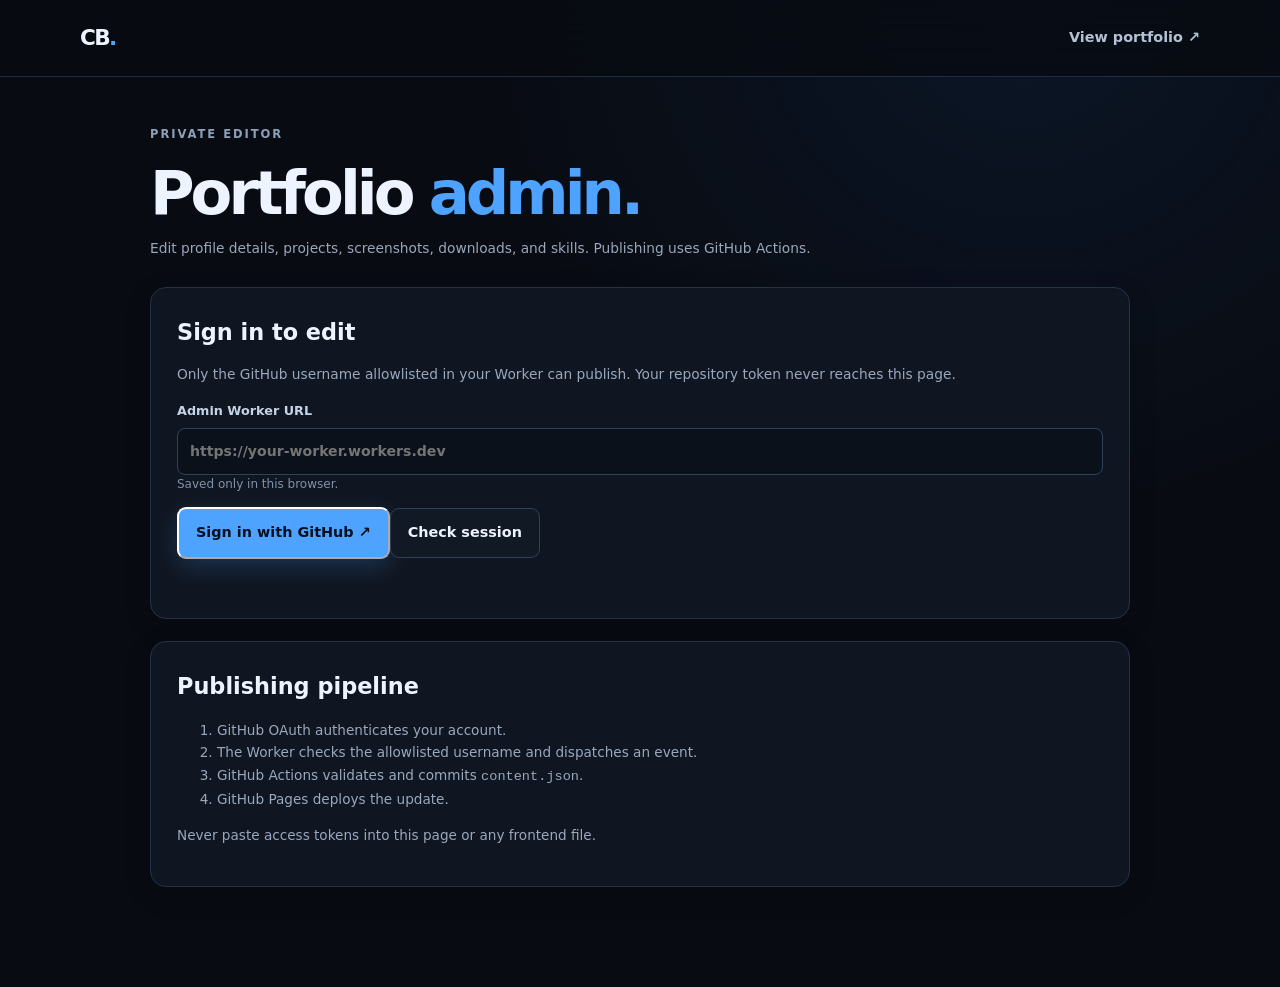
<file: admin.html>
<!doctype html><html lang="en"><head><meta charset="utf-8"><meta name="viewport" content="width=device-width,initial-scale=1"><meta name="robots" content="noindex,nofollow"><title>Portfolio Admin — Coolbriggs123</title><link rel="stylesheet" href="styles.css"><link rel="stylesheet" href="admin.css"></head><body class="admin-body"><header class="site-header"><nav class="nav wrap"><a class="wordmark" href="index.html">CB<span>.</span></a><div class="nav-links"><a href="index.html">View portfolio ↗</a></div></nav></header><main class="wrap admin-wrap"><section class="admin-hero"><p class="eyebrow">PRIVATE EDITOR</p><h1>Portfolio <span class="accent">admin.</span></h1><p>Edit profile details, projects, screenshots, downloads, and skills. Publishing uses GitHub Actions.</p></section><section class="admin-panel" id="login-panel"><h2>Sign in to edit</h2><p class="admin-help">Only the GitHub username allowlisted in your Worker can publish. Your repository token never reaches this page.</p><label class="field-label">Admin Worker URL<input id="worker-url" type="url" placeholder="https://your-worker.workers.dev"></label><p class="field-hint">Saved only in this browser.</p><button class="button button-primary" id="login-button">Sign in with GitHub ↗</button><button class="button button-secondary" id="check-session-button">Check session</button><p id="auth-status" class="status" role="status"></p></section><section class="admin-panel hidden" id="editor-panel"><div class="admin-panel-heading"><h2>Edit portfolio content</h2><span id="signed-in-label" class="admin-lock">Authenticated</span></div><div class="editor-tabs"><button class="editor-tab active" data-tab="profile">Profile</button><button class="editor-tab" data-tab="projects">Projects</button><button class="editor-tab" data-tab="skills">Skills</button></div><form id="portfolio-form"><section class="editor-section" data-section="profile"><h3>Profile and contact</h3><div class="form-grid"><label class="field-label">Name<input name="name" required maxlength="100"></label><label class="field-label">Headline<input name="headline" required maxlength="180"></label><label class="field-label full">Introduction<textarea name="intro" required rows="3" maxlength="1200"></textarea></label><label class="field-label">GitHub URL<input name="github" type="url" required></label><label class="field-label">LinkedIn URL<input name="linkedin" type="url" required></label><label class="field-label">Email<input name="email" type="email" required></label><label class="field-label">Contact intro<input name="contactIntro" required></label><label class="field-label full">About heading<input name="aboutHeading" required></label><label class="field-label full">About paragraph 1<textarea name="aboutParagraph1" rows="3" required></textarea></label><label class="field-label full">About paragraph 2<textarea name="aboutParagraph2" rows="3" required></textarea></label></div></section><section class="editor-section hidden" data-section="projects"><div class="section-subhead"><h3>Projects</h3><button type="button" id="add-project" class="button button-secondary">+ Add project</button></div><p class="admin-help">Screenshots must be public HTTPS image URLs. Keep project details accurate.</p><div id="project-editor-list"></div></section><section class="editor-section hidden" data-section="skills"><div class="section-subhead"><h3>Skill groups</h3><button type="button" id="add-skill" class="button button-secondary">+ Add skill group</button></div><div id="skills-editor-list"></div></section><div class="admin-actions"><button type="button" id="reload-button" class="button button-secondary">Reload published content</button><button type="submit" id="publish-button" class="button button-primary">Publish changes ↗</button></div><p id="publish-status" class="status" role="status"></p></form></section><section class="admin-panel security-note"><h2>Publishing pipeline</h2><ol><li>GitHub OAuth authenticates your account.</li><li>The Worker checks the allowlisted username and dispatches an event.</li><li>GitHub Actions validates and commits <code>content.json</code>.</li><li>GitHub Pages deploys the update.</li></ol><p>Never paste access tokens into this page or any frontend file.</p></section></main><script src="admin.js"></script></body></html>
</file>
<file: styles.css>
:root{
  color-scheme:dark;
  --bg:#080b12;--surface:#101621;--surface-2:#151d2a;--text:#edf3ff;--muted:#9aa8bc;--line:#253146;
  --accent:#4da3ff;--accent-dark:#82c1ff;--blue:#4da3ff;--radius:18px;--shadow:0 22px 70px rgba(0,0,0,.34);
}
*{box-sizing:border-box}html{scroll-behavior:smooth;scroll-padding-top:90px;background:var(--bg)}body{margin:0;color:var(--text);background:radial-gradient(ellipse at 78% 0%,rgba(40,103,190,.13),transparent 34rem),var(--bg);font-family:Inter,ui-sans-serif,system-ui,-apple-system,BlinkMacSystemFont,"Segoe UI",sans-serif;line-height:1.65;-webkit-font-smoothing:antialiased}a{color:inherit;text-decoration:none}button{font:inherit}.wrap{width:min(1120px,calc(100% - 48px));margin-inline:auto}.skip-link{position:absolute;top:-60px;left:16px;padding:10px 14px;background:var(--text);color:#080b12;z-index:10}.skip-link:focus{top:10px}.site-header{position:sticky;top:0;z-index:5;background:rgba(8,11,18,.82);backdrop-filter:blur(18px);border-bottom:1px solid rgba(55,76,108,.52)}.nav{min-height:76px;display:flex;align-items:center;justify-content:space-between}.wordmark{font-size:1.35rem;font-weight:900;letter-spacing:-.075em}.wordmark span,.monogram span{color:var(--accent)}.nav-links{display:flex;align-items:center;gap:32px;color:#b5c2d5;font-size:.9rem;font-weight:650}.nav-links a:hover,.text-link:hover,.footer a:hover{color:var(--accent)}.nav-cta{border:1px solid #30415a;border-radius:9px;padding:9px 14px;color:var(--text);background:rgba(77,163,255,.05)}.nav-cta span{margin-left:8px}.menu-toggle{display:none;border:1px solid var(--line);color:var(--text);background:var(--surface);border-radius:8px;padding:7px 12px}.hero{display:grid;grid-template-columns:1.25fr .75fr;gap:76px;align-items:center;padding-top:100px;padding-bottom:100px}.eyebrow{margin:0 0 17px;color:#8da0bb;font-size:.72rem;font-weight:850;letter-spacing:.17em}.status-dot{display:inline-block;width:7px;height:7px;margin-right:7px;border-radius:50%;background:#55e6ae;box-shadow:0 0 0 4px rgba(85,230,174,.1),0 0 16px rgba(85,230,174,.4);vertical-align:1px}h1,h2,h3,p{margin-top:0}h1{margin-bottom:22px;font-size:clamp(2.65rem,5vw,4.45rem);line-height:1.08;letter-spacing:-.065em;font-weight:800}.accent{color:var(--accent)}.hero-intro{max-width:610px;margin-bottom:28px;color:var(--muted);font-size:1.06rem}.hero-actions{display:flex;flex-wrap:wrap;gap:12px}.button{display:inline-flex;align-items:center;justify-content:center;gap:14px;padding:12px 17px;border-radius:9px;font-size:.9rem;font-weight:750;transition:transform .18s ease,box-shadow .18s ease,border-color .18s ease}.button:hover{transform:translateY(-2px)}.button-primary{background:var(--accent);color:#06101e;box-shadow:0 8px 24px rgba(77,163,255,.2)}.button-primary:hover{box-shadow:0 12px 32px rgba(77,163,255,.3)}.button-secondary{background:#111925;border:1px solid #30415a;color:var(--text)}.button-secondary:hover{border-color:var(--accent)}.small-note{margin:18px 0 0;color:#718198;font-size:.78rem}.hero-card{position:relative;padding:25px;background:linear-gradient(150deg,rgba(20,31,48,.96),rgba(11,16,26,.98));border:1px solid #2c3c56;border-radius:20px;box-shadow:var(--shadow);overflow:hidden}.hero-card:before{content:"";position:absolute;top:-85px;right:-70px;width:190px;height:190px;border-radius:50%;background:rgba(77,163,255,.13);filter:blur(5px);pointer-events:none}.card-top{display:flex;justify-content:space-between;align-items:center;color:#8292aa;font-size:.65rem;font-weight:850;letter-spacing:.1em}.window-dots{display:flex;gap:5px}.window-dots i{width:7px;height:7px;display:block;background:#43536b;border-radius:50%}.window-dots i:first-child{background:#ff667e}.window-dots i:nth-child(2){background:#f7c65f}.window-dots i:nth-child(3){background:#55dca1}.monogram{position:relative;display:grid;place-items:center;width:88px;height:88px;margin:38px 0 26px;border-radius:22px;background:linear-gradient(135deg,#172d49,#101a2b);border:1px solid #315780;font-size:1.55rem;font-weight:900;letter-spacing:-.09em;box-shadow:inset 0 0 30px rgba(77,163,255,.09)}.hero-card-label{margin-bottom:6px;color:var(--accent);font-size:.68rem;font-weight:900;letter-spacing:.14em}.hero-card h2{margin-bottom:9px;font-size:1.35rem;letter-spacing:-.035em}.muted{color:var(--muted);font-size:.9rem}.card-divider{height:1px;margin:24px 0 16px;background:var(--line)}.profile-meta{display:flex;justify-content:space-between;gap:10px;margin-top:12px;color:#8190a6;font-size:.75rem}.profile-meta strong{color:#e4edfa;font-size:.75rem;font-weight:700;text-align:right}.profile-meta strong .status-dot{margin-right:5px}.proof-strip{border-block:1px solid var(--line);background:rgba(15,22,33,.72)}.proof-inner{display:flex;align-items:center;gap:30px;min-height:76px}.proof-inner>span{color:#7f91aa;font-size:.67rem;font-weight:850;letter-spacing:.14em;white-space:nowrap}.proof-inner p{margin:0;color:#c4d1e3;font-size:.9rem;font-weight:650}.proof-inner b{margin:0 9px;color:#42516a}.section{padding-top:100px;padding-bottom:100px}.section-heading{display:flex;justify-content:space-between;align-items:end;gap:48px;margin-bottom:34px}.section-heading .eyebrow{margin-bottom:8px}.section-heading h2,.about-layout h2{margin-bottom:0;font-size:clamp(2rem,3.6vw,3rem);line-height:1.15;letter-spacing:-.055em}.section-description{max-width:450px;margin-bottom:2px;color:var(--muted);font-size:.92rem}.filters{display:flex;flex-wrap:wrap;gap:8px;margin-bottom:24px}.filter{padding:8px 13px;color:#9ba9bd;background:transparent;border:1px solid transparent;border-radius:8px;cursor:pointer;font-size:.82rem;font-weight:750}.filter:hover{border-color:var(--line);color:var(--text)}.filter.active{color:var(--text);background:#151f2d;border-color:#334967;box-shadow:0 0 0 1px rgba(77,163,255,.04)}.project-grid{display:grid;grid-template-columns:repeat(2,minmax(0,1fr));gap:24px}.project-card{overflow:hidden;background:linear-gradient(180deg,#121a27,#0e141e);border:1px solid #26344a;border-radius:var(--radius);transition:transform .2s ease,border-color .2s ease,box-shadow .2s ease}.project-card:hover{transform:translateY(-4px);border-color:#426a9c;box-shadow:var(--shadow)}.project-card[hidden]{display:none}.project-art{position:relative;display:grid;place-items:center;min-height:235px;overflow:hidden;background-image:linear-gradient(rgba(100,145,205,.055) 1px,transparent 1px),linear-gradient(90deg,rgba(100,145,205,.055) 1px,transparent 1px);background-size:26px 26px}.art-orange{background-color:#191923}.art-blue{background-color:#101c2c}.art-violet{background-color:#19162a}.art-green{background-color:#10221f}.art-index,.art-tag{position:absolute;z-index:1;color:#a1b1c9;font-size:.62rem;font-weight:900;letter-spacing:.12em}.art-index{top:18px;left:20px}.art-tag{right:18px;bottom:17px;color:var(--accent)}.mock-ui{display:flex;align-items:center;gap:14px;width:68%;height:126px;padding:16px;border:1px solid rgba(106,154,214,.32);border-radius:12px;background:rgba(14,23,36,.92);box-shadow:0 14px 40px rgba(0,0,0,.3),0 0 32px rgba(77,163,255,.06);transform:rotate(-4deg)}.mock-sidebar{width:22%;height:100%;border-radius:5px;background:var(--accent);opacity:.85}.mock-lines{display:grid;flex:1;gap:10px}.mock-lines i{display:block;height:7px;border-radius:4px;background:#344258}.mock-lines i:nth-child(2){width:75%}.mock-lines i:nth-child(3){width:88%}.mock-lines i:nth-child(4){width:55%}.mock-target{display:grid;place-items:center;width:35px;height:35px;border:2px solid var(--accent);border-radius:50%;color:#b6dbff;font-weight:900;box-shadow:0 0 20px rgba(77,163,255,.14)}.terminal{width:76%;border:1px solid #344d6c;border-radius:11px;overflow:hidden;background:#080d15;color:#dceaff;box-shadow:0 15px 32px rgba(0,0,0,.35);transform:rotate(2deg)}.terminal-head{display:flex;align-items:center;gap:5px;padding:10px 12px;background:#182538;border-bottom:1px solid #293b54}.terminal-head i{width:6px;height:6px;border-radius:50%;background:#6e8caf}.terminal-head span{margin-left:auto;color:#9eb2ce;font: .65rem ui-monospace,monospace}.terminal-body{padding:21px 18px 25px;font:.76rem/2 ui-monospace,SFMono-Regular,monospace}.terminal-body b{color:#72c1ff}.terminal-body em{color:#9ce9c7;font-style:normal}.cursor{color:var(--accent)}.mod-symbol{position:relative;display:grid;place-items:center;width:125px;height:125px;color:#8dbfff;font-size:4rem;font-weight:300;text-shadow:0 0 28px rgba(77,163,255,.25)}.mod-symbol>span:first-child{z-index:2}.mod-ring{position:absolute;inset:4px;border:2px solid #4b76aa;border-radius:29px;transform:rotate(45deg)}.mod-cross{position:absolute;width:165px;height:2px;background:#6e8cb8;transform:rotate(-35deg)}.viz{width:72%;padding:20px;border:1px solid #2e4e4b;border-radius:13px;background:rgba(9,23,23,.92);transform:rotate(-3deg)}.viz-bars{display:flex;align-items:end;gap:8px;height:95px;border-bottom:1px solid #294844}.viz-bars i{flex:1;background:linear-gradient(180deg,#67f0c2,#207c72);border-radius:4px 4px 0 0;box-shadow:0 0 12px rgba(72,215,173,.08)}.viz-bars i:nth-child(1){height:30%}.viz-bars i:nth-child(2){height:56%}.viz-bars i:nth-child(3){height:43%}.viz-bars i:nth-child(4){height:80%}.viz-bars i:nth-child(5){height:61%}.viz-bars i:nth-child(6){height:94%}.viz-bars i:nth-child(7){height:72%}.viz-bars i:nth-child(8){height:100%}.viz-caption{display:flex;justify-content:space-between;margin-top:13px;color:#83b9ac;font-size:.61rem;font-weight:850;letter-spacing:.1em}.project-content{padding:24px}.project-meta{display:flex;justify-content:space-between;gap:10px;margin-bottom:12px;color:#7f91aa;font-size:.62rem;font-weight:850;letter-spacing:.1em}.project-content h3{margin-bottom:10px;font-size:1.3rem;letter-spacing:-.035em}.project-content>p{min-height:76px;margin-bottom:18px;color:var(--muted);font-size:.87rem}.tag-list{display:flex;flex-wrap:wrap;gap:7px}.tag-list span{padding:4px 8px;color:#b5c5db;background:#1b2738;border:1px solid #293b52;border-radius:5px;font-size:.68rem;font-weight:650}.project-links{display:flex;flex-wrap:wrap;gap:20px;padding-top:19px;margin-top:19px;border-top:1px solid #253247}.project-links a,.text-link{color:#d9e8fb;font-size:.8rem;font-weight:800}.project-links a:hover{color:var(--accent)}.notice{padding:14px 16px;margin:24px 0 0;border:1px solid #55452c;border-radius:10px;background:#211b13;color:#d6bd93;font-size:.82rem}.skills-section{background:linear-gradient(180deg,#0d131d,#101722);border-block:1px solid #202c3e}.skills-grid{display:grid;grid-template-columns:repeat(2,minmax(0,1fr));gap:14px}.skill-card{display:flex;align-items:start;gap:17px;padding:23px;background:#121b28;border:1px solid #27364b;border-radius:13px}.skill-icon{display:grid;place-items:center;flex:0 0 42px;height:42px;border-radius:10px;color:#9bcfff;background:#182c43;border:1px solid #2b4b70;font-size:.7rem;font-weight:900}.skill-card h3{margin:0 0 5px;font-size:.98rem}.skill-card p{margin:0;color:var(--muted);font-size:.82rem}.skills-section .small-note{margin-top:18px}.about-layout{display:grid;grid-template-columns:1fr 1fr;gap:70px;align-items:start}.about-layout h2{font-size:clamp(2rem,3.2vw,2.7rem)}.about-copy p{color:var(--muted);font-size:.95rem}.text-link{display:inline-block;margin-top:6px;color:var(--accent)}.contact-section{padding:80px 0;color:var(--text);background:radial-gradient(ellipse at 15% 50%,rgba(36,94,166,.15),transparent 30rem),#0d1420;border-block:1px solid #26354b}.contact-layout{display:grid;grid-template-columns:.9fr 1.1fr;gap:90px;align-items:center}.contact-section .eyebrow{color:#91a6c4}.contact-section h2{margin-bottom:17px;font-size:clamp(2.5rem,4vw,3.8rem);line-height:1.07;letter-spacing:-.06em}.contact-copy{max-width:390px;margin-bottom:0;color:var(--muted);font-size:.9rem}.contact-links{border-top:1px solid #2b3a50}.contact-links a{position:relative;display:grid;grid-template-columns:1fr 1fr auto;align-items:center;gap:12px;padding:18px 0;border-bottom:1px solid #2b3a50}.contact-links a span{font-weight:800}.contact-links a b{color:#9eafc6;font-size:.8rem;font-weight:500}.contact-links a i{color:var(--accent);font-style:normal}.contact-links a:hover span{color:var(--accent)}.footer{background:#070a10;color:#8f9eb4;border-top:1px solid #202b3d}.footer-inner{display:flex;align-items:center;justify-content:space-between;gap:20px;min-height:78px}.footer .wordmark{color:#eaf2ff}.footer p,.footer a:last-child{margin:0;font-size:.75rem}@media(max-width:850px){.hero{grid-template-columns:1fr .8fr;gap:30px;padding-top:70px}.section-heading{align-items:start;flex-direction:column;gap:16px}.section-description{max-width:620px}.contact-layout{gap:40px}}@media(max-width:650px){.wrap{width:min(100% - 32px,540px)}.nav{min-height:66px}.menu-toggle{display:block}.nav-links{display:none;position:absolute;top:65px;left:0;right:0;padding:18px 24px 22px;background:#0b1019;border-bottom:1px solid var(--line);flex-direction:column;align-items:stretch;gap:17px}.nav-links.open{display:flex}.nav-cta{text-align:center}.hero{grid-template-columns:1fr;gap:34px;padding-top:57px;padding-bottom:60px}h1{font-size:clamp(2.65rem,12vw,3.65rem)}.hero-card{max-width:480px}.proof-inner{align-items:start;flex-direction:column;gap:5px;padding-block:18px}.proof-inner p{font-size:.82rem}.proof-inner b{margin:0 4px}.section{padding-block:68px}.project-grid,.skills-grid,.about-layout,.contact-layout{grid-template-columns:1fr}.project-art{min-height:210px}.project-content>p{min-height:0}.about-layout,.contact-layout{gap:28px}.contact-section{padding-block:64px}.contact-links a{grid-template-columns:.8fr 1.2fr auto}.footer-inner{flex-wrap:wrap;padding-block:18px}.footer p{order:3;flex-basis:100%}}@media(prefers-reduced-motion:reduce){html{scroll-behavior:auto}*,*::before,*::after{transition-duration:.01ms!important;animation-duration:.01ms!important;animation-iteration-count:1!important}}.project-screenshot{position:absolute;inset:0;width:100%;height:100%;object-fit:cover}.project-placeholder{display:grid;place-items:center;width:112px;height:112px;border:1px solid rgba(105,163,225,.34);border-radius:28px;background:rgba(11,20,33,.84);color:#a7d3ff;font-size:3rem;font-weight:900;box-shadow:0 12px 30px rgba(0,0,0,.22),0 0 32px rgba(77,163,255,.1)}
</file>
<file: admin.css>
.admin-body{background:radial-gradient(ellipse at 80% 0%,rgba(40,103,190,.12),transparent 34rem),var(--bg)}.admin-wrap{max-width:980px;padding-top:48px;padding-bottom:80px}.admin-hero{margin-bottom:28px}.admin-hero h1{font-size:clamp(2.5rem,5vw,3.8rem);margin-bottom:10px}.admin-hero>p:last-child,.admin-help{color:var(--muted);font-size:.86rem}.admin-panel{margin-bottom:22px;padding:26px;background:var(--surface);border:1px solid var(--line);border-radius:16px;box-shadow:0 8px 28px #00000024}.admin-panel h2{margin:0 0 12px;font-size:1.4rem}.field-label{display:flex;flex-direction:column;gap:7px;color:#c5d3e7;font-size:.8rem;font-weight:750}.field-label input,.field-label textarea,.project-editor input,.project-editor textarea,.project-editor select,.skill-editor input{width:100%;min-width:0;padding:11px 12px;border:1px solid #30415a;border-radius:8px;color:var(--text);background:#0b111b;font:inherit;font-size:.88rem}.field-hint{color:#8091aa;font-size:.75rem}.button-row{display:flex;gap:10px}.status{min-height:1.4em;margin:15px 0 0;color:#9aa8bc;font-size:.84rem}.status.error{color:#ff8291}.status.success{color:#62e3b0}.hidden{display:none!important}.admin-lock{padding:6px 10px;border-radius:99px;background:#142b25;color:#73e4b3;font-size:.72rem;font-weight:800}.admin-panel-heading,.section-subhead{display:flex;justify-content:space-between;align-items:center;gap:16px;margin-bottom:20px}.editor-tabs{display:flex;gap:6px;padding-bottom:15px;margin-bottom:22px;border-bottom:1px solid var(--line)}.editor-tab{padding:9px 14px;border:1px solid transparent;border-radius:8px;color:#9aa8bc;background:transparent;cursor:pointer;font-weight:750}.editor-tab.active{color:var(--text);border-color:var(--line);background:#172235}.editor-section{margin-bottom:24px}.form-grid,.project-editor-grid{display:grid;grid-template-columns:1fr 1fr;gap:15px}.field-label.full,.project-editor .full{grid-column:1/-1}.project-editor,.skill-editor{padding:17px;margin-bottom:12px;border:1px solid var(--line);border-radius:12px;background:#0c131e}.project-editor-top{display:flex;justify-content:space-between;gap:10px;margin-bottom:14px}.project-editor label,.skill-editor label{display:flex;flex-direction:column;gap:6px;color:#c5d3e7;font-size:.77rem;font-weight:750}.remove-item{padding:6px 9px;border:1px solid #633642;border-radius:7px;color:#ff9eaa;background:#24131b;cursor:pointer}.admin-actions{display:flex;justify-content:space-between;gap:10px;flex-wrap:wrap;padding-top:20px;border-top:1px solid var(--line)}.security-note{color:#9aa8bc;font-size:.85rem}.security-note h2{color:var(--text)}@media(max-width:650px){.admin-panel{padding:18px}.form-grid,.project-editor-grid{grid-template-columns:1fr}.field-label.full,.project-editor .full{grid-column:auto}.admin-panel-heading,.section-subhead{align-items:flex-start;flex-direction:column}.admin-actions{flex-direction:column-reverse}.admin-actions .button{justify-content:center}}
</file>
